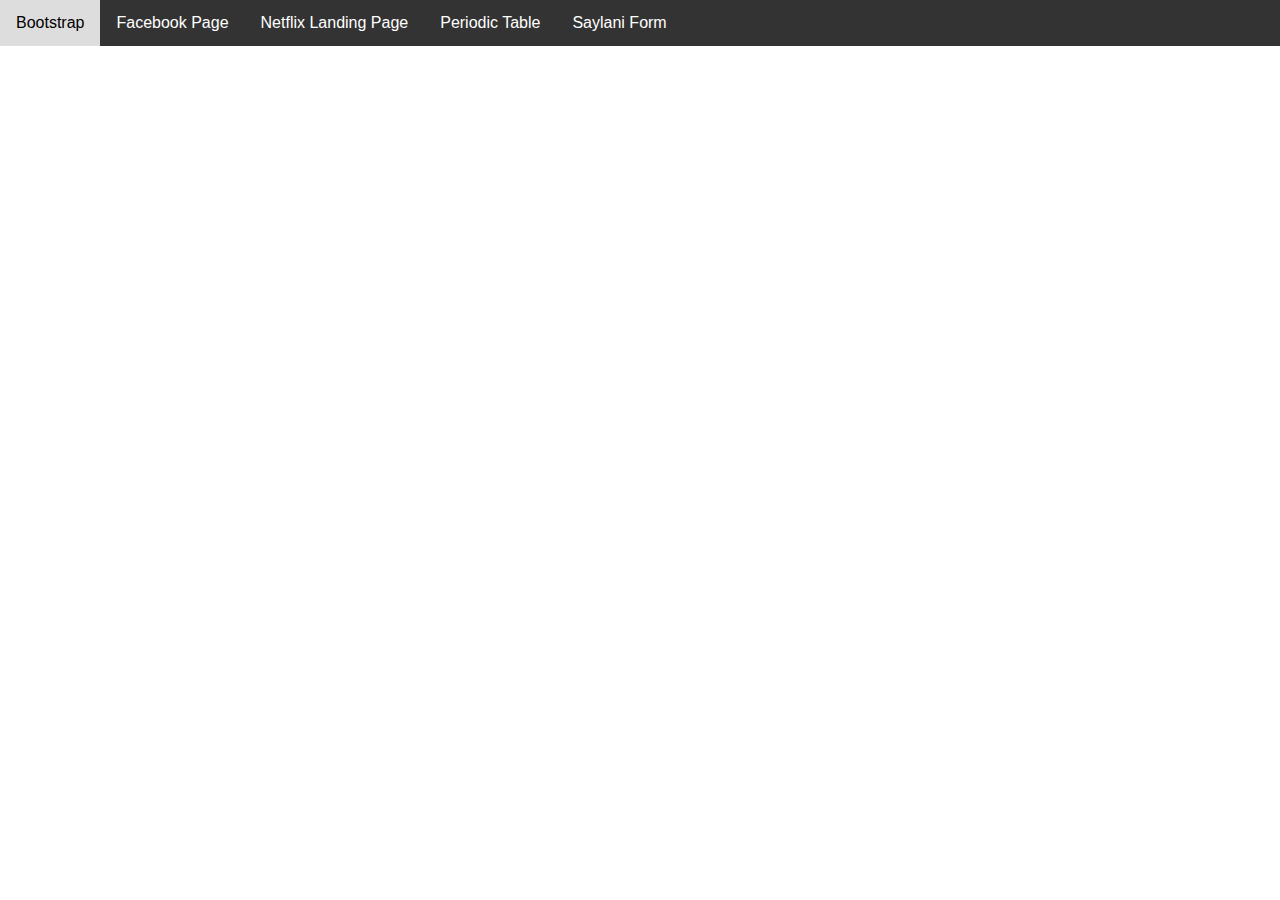
<file: index.html>
<!DOCTYPE html>
<html lang="en">
<head>
<meta charset="UTF-8">
<meta name="viewport" content="width=device-width, initial-scale=1.0">
<style>
  body {
    font-family: Arial, sans-serif;
    margin: 0;
    padding: 0;
  }

  .navbar {
    background-color: #333;
    overflow: hidden;
  }

  .navbar a {
    float: left;
    display: block;
    color: white;
    text-align: center;
    padding: 14px 16px;
    text-decoration: none;
  }

  .navbar a:hover {
    background-color: #ddd;
    color: black;
  }
</style>
</head>
<body>

<div class="navbar">
  <a href="./Bootstrap/index.html">Bootstrap</a>
  <a href="./FB Page/index.html">Facebook Page</a>
  <a href="./Netflix Landing Page/index.html">Netflix Landing Page</a>
  <a href="./Periodic Table/index.html">Periodic Table</a>
  <a href="./Saylani Form/index.html">Saylani Form</a>
</div>

<!-- Content of your projects goes here -->

</body>
</html>
</file>
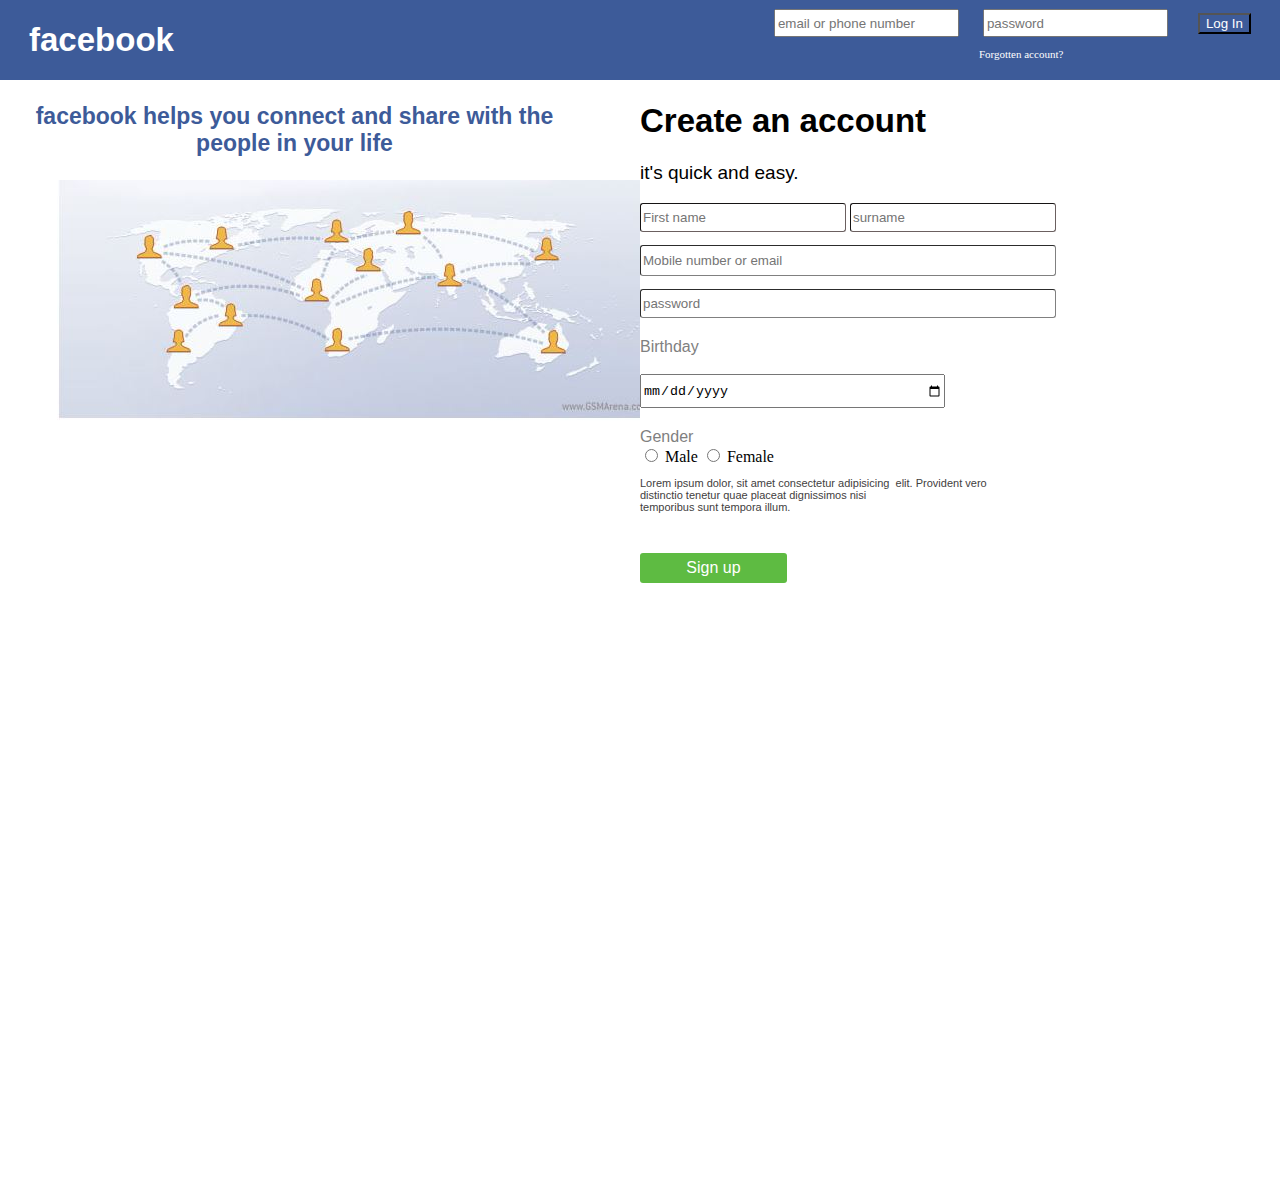
<file: FB Page/index.html>
<!DOCTYPE html>
<html lang="en">
<head>
    <meta charset="UTF-8">
    <meta name="viewport" content="width=device-width, initial-scale=1.0">
    <title>facebook login</title>
    <link rel="stylesheet" href="style.css">
</head>
<body>
    <div class="header">
        <div class="logo">facebook</div>
        <div class="login_in">
            <input type="email" placeholder="email or phone number" name="email" id="email">
            <input type="password" placeholder="password" name="password" id="password"> <p>Forgotten account?</p>
            
        </div>
        <div><input type="button" value="Log In" class="button"></div>
    </div>
    <div class="body">
        <div class="worldwide">
            <h3>facebook helps you connect and share with the <br> people in your life</h3>
            <img src="worldwide.JPG" alt="">
            
        </div>
        
        <div class="login">
            <h1>Create an account </h1>
            <p>it's quick and easy.</p><form action="" >
            <input type="text" class="form_name" placeholder="First name" required>
            <input type="text" class="form_name  surname"placeholder="surname" required><br>
            <input type="email" class="form_email" placeholder="Mobile number or email" required><br>
            <input type="password" placeholder="password" class="form_password" required> <br>
            <label for="birthday" class="label" style="color: grey;font-family: Arial, Helvetica, sans-serif;">Birthday</label> <br><br>
            <input type="date" name="birthday" id="birthday"class="form_birth" required><br>
            <label for="gender" class="label" style="color: grey;font-family: Arial, Helvetica, sans-serif;">Gender</label> <br>
            <input type="radio" name="gender" value="male" required> Male
<input type="radio" name="gender" value="female"> Female
          <br><pre>Lorem ipsum dolor, sit amet consectetur adipisicing  elit. Provident vero<br>distinctio tenetur quae placeat dignissimos nisi <br>temporibus sunt tempora illum.</pre>  
          <input type="submit"  class="green_wala_button" value="Sign up"></form>
        </div>
        
    </div>
</body>
</html>
</file>
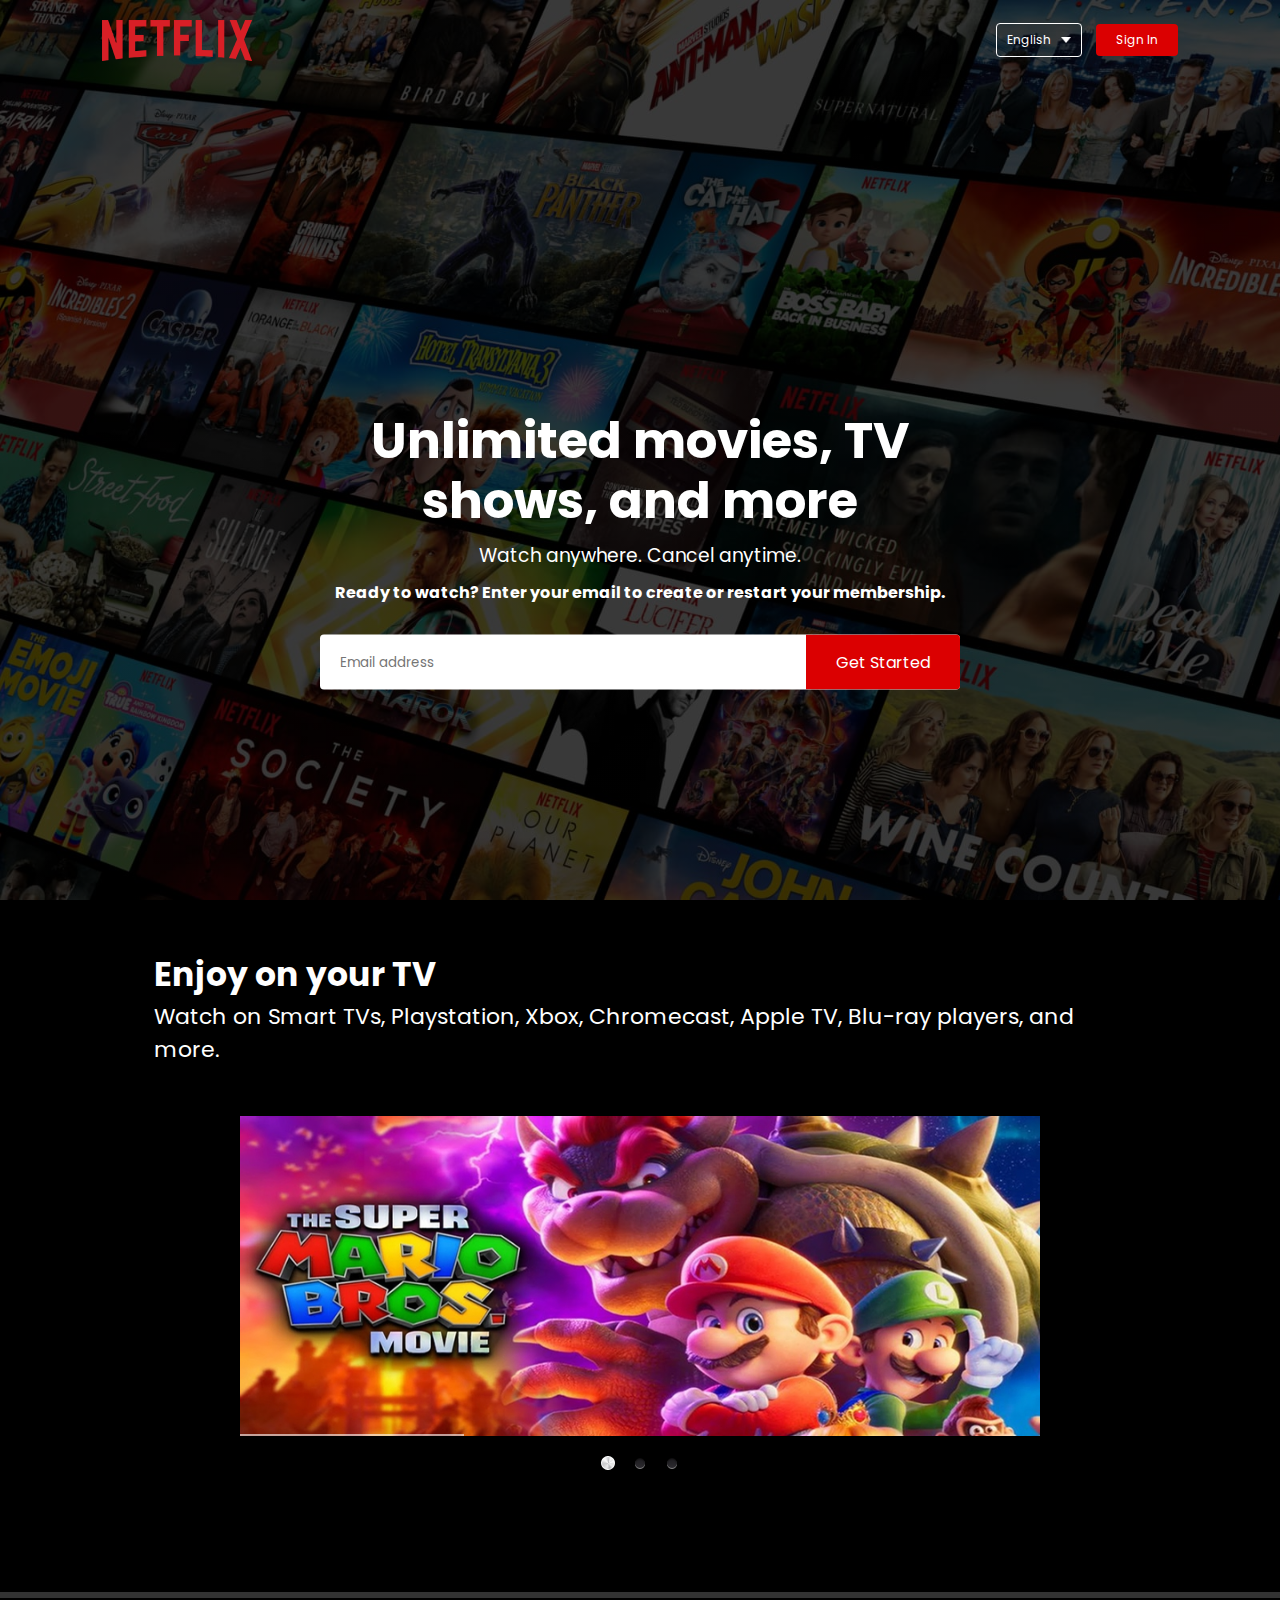
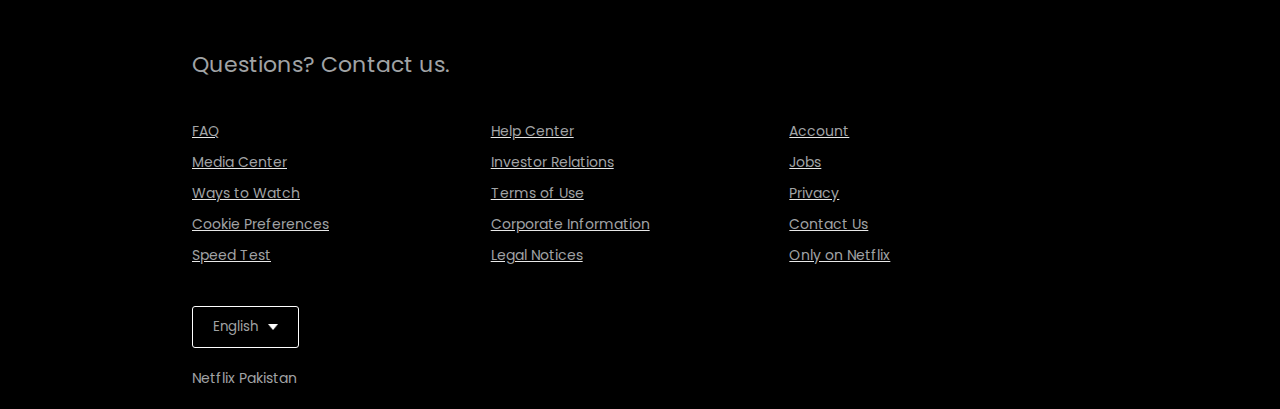
<file: Netflix Landing Page/index.html>
<!DOCTYPE html>
<html lang="en">
<head>
    <meta charset="UTF-8">
    <meta name="viewport" content="width=device-width, initial-scale=1.0">
    <title>Netflix</title>
    <link rel="stylesheet" href="./Assets/css/style.css">
    <link rel="preconnect" href="https://fonts.googleapis.com">
<link rel="preconnect" href="https://fonts.gstatic.com" crossorigin>
<link href="https://fonts.googleapis.com/css2?family=Poppins&display=swap" rel="stylesheet">
<script src="sliderengine/jquery.js"></script>
    <script src="sliderengine/amazingslider.js"></script>
    <link rel="stylesheet" type="text/css" href="sliderengine/amazingslider-1.css">
    <script src="sliderengine/initslider-1.js"></script>
</head>
<body>
    <div class="header">
        <nav>
            <img src="./Assets/img/logo.png" class="logo" alt="">
            <div>
                <button class="language-btn">English <img src="./Assets/img/down-icon.png" alt=""></button>
                <button>Sign In</button>
            </div>
        </nav>
        <div class="header-content">
            <h1>Unlimited movies, TV shows, and more</h1>
            <h3>Watch anywhere. Cancel anytime.</h3>
            <h4>Ready to watch? Enter your email to create or restart your membership.</h4>

            <form class="sign-up-form">
                <input type="email" placeholder="Email address" required>
                <button type="submit">Get Started</button>
            </form>
        </div>
    </div>
    
    <div class="main">
        <div class="row">
            <div class="content">
                <h2>Enjoy on your TV</h2>
                <p>Watch on Smart TVs, Playstation, Xbox, Chromecast, Apple TV, Blu-ray players, and more.</p>
            </div>

            <!-- Insert to your webpage where you want to display the slider -->
    <div class="amazingslider-wrapper" id="amazingslider-wrapper-1" style="display:block;position:relative;max-width:900px;margin:0px auto 56px;">
        <div class="amazingslider" id="amazingslider-1" style="display:block;position:relative;margin:0 auto;">
            <ul class="amazingslider-slides" style="display:none;">
                <li><img src="images/003.jpg" />
                </li>
                <li><img src="images/001.jpg" />
                </li>
                <li><img src="images/002.jpg" />
                </li>
            </ul>
            <ul class="amazingslider-thumbnails" style="display:none;">
                <li><img src="images/003-tn.jpg" /></li>
                <li><img src="images/001-tn.jpg" /></li>
                <li><img src="images/002-tn.jpg" /></li>
            </ul>
        <div class="amazingslider-engine"><a href="http://amazingslider.com" title="Responsive JavaScript Slideshow">Responsive JavaScript Slideshow</a></div>
        </div>
    </div>
    <!-- End of body section HTML codes -->
            
            </div>
        </div>
    </div>

<div class="footer">
    <h2>Questions? Contact us.</h2>
    <div class="rowf">
        <div class="col">
            <a href="#">FAQ</a>
            <a href="#">Media Center</a>
            <a href="#">Ways to Watch</a>
            <a href="#">Cookie Preferences</a>
            <a href="#">Speed Test</a>
        </div>

        <div class="col">
            <a href="#">
                Help Center</a>
            <a href="#">
                Investor Relations</a>
            <a href="#">Terms of Use</a>
            <a href="#">Corporate Information</a>
            <a href="#">
                Legal Notices</a>
        </div>

        <div class="col">
            <a href="#">
                Account</a>
            <a href="#">
                Jobs</a>
            <a href="#">
                Privacy</a>
            <a href="#">
                Contact Us</a>
            <a href="#">Only on Netflix</a>
        </div>
        
    </div>
    <button class="language-btn">English<img class="arrow" src="./Assets/img/down-icon.png" alt=""></button>
    <p class="country_name">Netflix Pakistan</p>
</div>


</body>
</html>
</file>
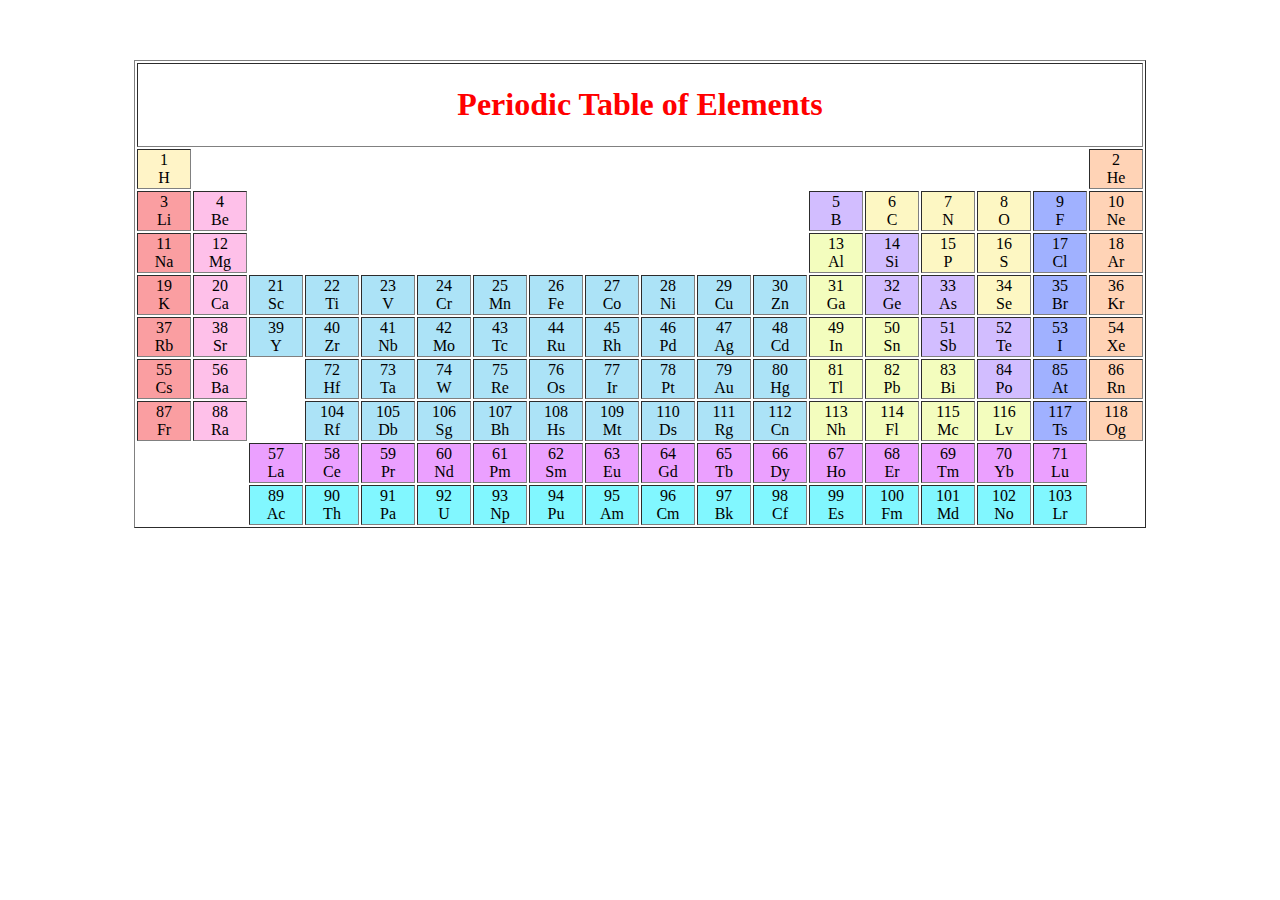
<file: Periodic Table/index.html>
<!DOCTYPE html>
<html lang="en">
<head>
    <meta charset="UTF-8">
    <meta name="viewport" content="width=device-width, initial-scale=1.0">
    <title>Periodic Table</title>
    <link rel="stylesheet" href="style.css">
    <link rel="shortcut icon" href="https://cdn-icons-png.flaticon.com/128/1534/1534076.png" type="image/x-icon">
</head>
<body>
    <table border="1px">
        <tr>
            <th colspan="18">
                <h1>Periodic Table of Elements</h1>
            </th>
        </tr>
        <tr>
            <td bgcolor="#fff4c7">1<br>H</td>
            <td colspan="16" style="empty-cells: hide;"></td>
            <td bgcolor="ffd3b6">2<br>He</td>
        </tr>
        <tr>
            <td bgcolor="fa9ea1">3<br>Li</td>
            <td bgcolor="fec0e9">4<br>Be</td>
            <td colspan="10" style="empty-cells: hide;"></td></td>
            <td bgcolor="d2bdff">5<br>B</td>
            <td bgcolor="fdf7c3">6<br>C</td>
            <td bgcolor="fdf7c3">7<br>N</td>
            <td bgcolor="fdf7c3">8<br>O</td>
            <td bgcolor="a0b1ff">9<br>F</td>
            <td bgcolor="ffd3b6">10<br>Ne</td>
        </tr>
        <tr>
           <td bgcolor="fa9ea1">11<br>Na</td>
           <td bgcolor="fec0e9">12<br>Mg</td>
           <td colspan="10" style="empty-cells: hide;"></td></td>
           <td bgcolor="f3fdbe">13<br>Al</td>
           <td bgcolor="d2bdff">14<br>Si</td>
           <td bgcolor="fdf7c3">15<br>P</td>
           <td bgcolor="fdf7c3">16<br>S</td>
           <td bgcolor="a0b1ff">17<br>Cl</td>
           <td bgcolor="ffd3b6">18<br>Ar</td> 
        </tr>
        <tr>
            <td bgcolor="fa9ea1">19<br>K</td>
            <td bgcolor="fec0e9">20<br>Ca</td>
            <td bgcolor="ace3f7">21<br>Sc</td>
            <td bgcolor="ace3f7">22<br>Ti</td>
            <td bgcolor="ace3f7">23<br>V</td>
            <td bgcolor="ace3f7">24<br>Cr</td>
            <td bgcolor="ace3f7">25<br>Mn</td>
            <td bgcolor="ace3f7">26<br>Fe</td>
            <td bgcolor="ace3f7">27<br>Co</td>
            <td bgcolor="ace3f7">28<br>Ni</td>
            <td bgcolor="ace3f7">29<br>Cu</td>
            <td bgcolor="ace3f7">30<br>Zn</td>
            <td bgcolor="f3fdbe">31<br>Ga</td>
            <td bgcolor="d2bdff">32<br>Ge</td>
            <td bgcolor="d2bdff">33<br>As</td>
            <td bgcolor="fdf7c3">34<br>Se</td>
            <td bgcolor="a0b1ff">35<br>Br</td>
            <td bgcolor="ffd3b6">36<br>Kr</td>
        </tr>
        <tr>
            <td bgcolor="fa9ea1">37<br>Rb</td>
            <td bgcolor="fec0e9">38<br>Sr</td>
            <td bgcolor="ace3f7">39<br>Y</td>
            <td bgcolor="ace3f7">40<br>Zr</td>
            <td bgcolor="ace3f7">41<br>Nb</td>
            <td bgcolor="ace3f7">42<br>Mo</td>
            <td bgcolor="ace3f7">43<br>Tc</td>
            <td bgcolor="ace3f7">44<br>Ru</td>
            <td bgcolor="ace3f7">45<br>Rh</td>
            <td bgcolor="ace3f7">46<br>Pd</td>
            <td bgcolor="ace3f7">47<br>Ag</td>
            <td bgcolor="ace3f7">48<br>Cd</td>
            <td bgcolor="f3fdbe">49<br>In</td>
            <td bgcolor="f3fdbe">50<br>Sn</td>
            <td bgcolor="d2bdff">51<br>Sb</td>
            <td bgcolor="d2bdff">52<br>Te</td>
            <td bgcolor="a0b1ff">53<br>I</td>
            <td bgcolor="ffd3b6">54<br>Xe</td>
        </tr>
        <tr>
            <td bgcolor="fa9ea1">55<br>Cs</td>
            <td bgcolor="fec0e9">56<br>Ba</td>
            <td style="empty-cells: hide;"></td>
            <td bgcolor="ace3f7">72<br>Hf</td>
            <td bgcolor="ace3f7">73<br>Ta</td>
            <td bgcolor="ace3f7">74<br>W</td>
            <td bgcolor="ace3f7">75<br>Re</td>
            <td bgcolor="ace3f7">76<br>Os</td>
            <td bgcolor="ace3f7">77<br>Ir</td>
            <td bgcolor="ace3f7">78<br>Pt</td>
            <td bgcolor="ace3f7">79<br>Au</td>
            <td bgcolor="ace3f7">80<br>Hg</td>
            <td bgcolor="f3fdbe">81<br>Tl</td>
            <td bgcolor="f3fdbe">82<br>Pb</td>
            <td bgcolor="f3fdbe">83<br>Bi</td>
            <td bgcolor="d2bdff">84<br>Po</td>
            <td bgcolor="a0b1ff">85<br>At</td>
            <td bgcolor="ffd3b6">86<br>Rn</td>
        </tr>
        <tr>
            <td bgcolor="fa9ea1">87<br>Fr</td>
            <td bgcolor="fec0e9">88<br>Ra</td>
            <td style="empty-cells: hide;"></td>
            <td bgcolor="ace3f7">104<br>Rf</td>
            <td bgcolor="ace3f7">105<br>Db</td>
            <td bgcolor="ace3f7">106<br>Sg</td>
            <td bgcolor="ace3f7">107<br>Bh</td>
            <td bgcolor="ace3f7">108<br>Hs</td>
            <td bgcolor="ace3f7">109<br>Mt</td>
            <td bgcolor="ace3f7">110<br>Ds</td>
            <td bgcolor="ace3f7">111<br>Rg</td>
            <td bgcolor="ace3f7">112<br>Cn</td>
            <td bgcolor="f3fdbe">113<br>Nh</td>
            <td bgcolor="f3fdbe">114<br>Fl</td>
            <td bgcolor="f3fdbe">115<br>Mc</td>
            <td bgcolor="f3fdbe">116<br>Lv</td>
            <td bgcolor="a0b1ff">117<br>Ts</td>
            <td bgcolor="ffd3b6">118<br>Og</td>
        </tr>
        <tr>
            <td rowspan="2" colspan="2" style="empty-cells: hide;"></td>
            <td bgcolor="eba0ff">57<br>La</td>
            <td bgcolor="eba0ff">58<br>Ce</td>
            <td bgcolor="eba0ff">59<br>Pr</td>
            <td bgcolor="eba0ff">60<br>Nd</td>
            <td bgcolor="eba0ff">61<br>Pm</td>
            <td bgcolor="eba0ff">62<br>Sm</td>
            <td bgcolor="eba0ff">63<br>Eu</td>
            <td bgcolor="eba0ff">64<br>Gd</td>
            <td bgcolor="eba0ff">65<br>Tb</td>
            <td bgcolor="eba0ff">66<br>Dy</td>
            <td bgcolor="eba0ff">67<br>Ho</td>
            <td bgcolor="eba0ff">68<br>Er</td>
            <td bgcolor="eba0ff">69<br>Tm</td>
            <td bgcolor="eba0ff">70<br>Yb</td>
            <td bgcolor="eba0ff">71<br>Lu</td>
        </tr>
        <tr>
            <td bgcolor="81f7ff">89<br>Ac</td>
            <td bgcolor="81f7ff">90<br>Th</td>
            <td bgcolor="81f7ff">91<br>Pa</td>
            <td bgcolor="81f7ff">92<br>U</td>
            <td bgcolor="81f7ff">93<br>Np</td>
            <td bgcolor="81f7ff">94<br>Pu</td>
            <td bgcolor="81f7ff">95<br>Am</td>
            <td bgcolor="81f7ff">96<br>Cm</td>
            <td bgcolor="81f7ff">97<br>Bk</td>
            <td bgcolor="81f7ff">98<br>Cf</td>
            <td bgcolor="81f7ff">99<br>Es</td>
            <td bgcolor="81f7ff">100<br>Fm</td>
            <td bgcolor="81f7ff">101<br>Md</td>
            <td bgcolor="81f7ff">102<br>No</td>
            <td bgcolor="81f7ff">103<br>Lr</td>
        </tr>
            
        

    </table>
</body>
</html>
</file>
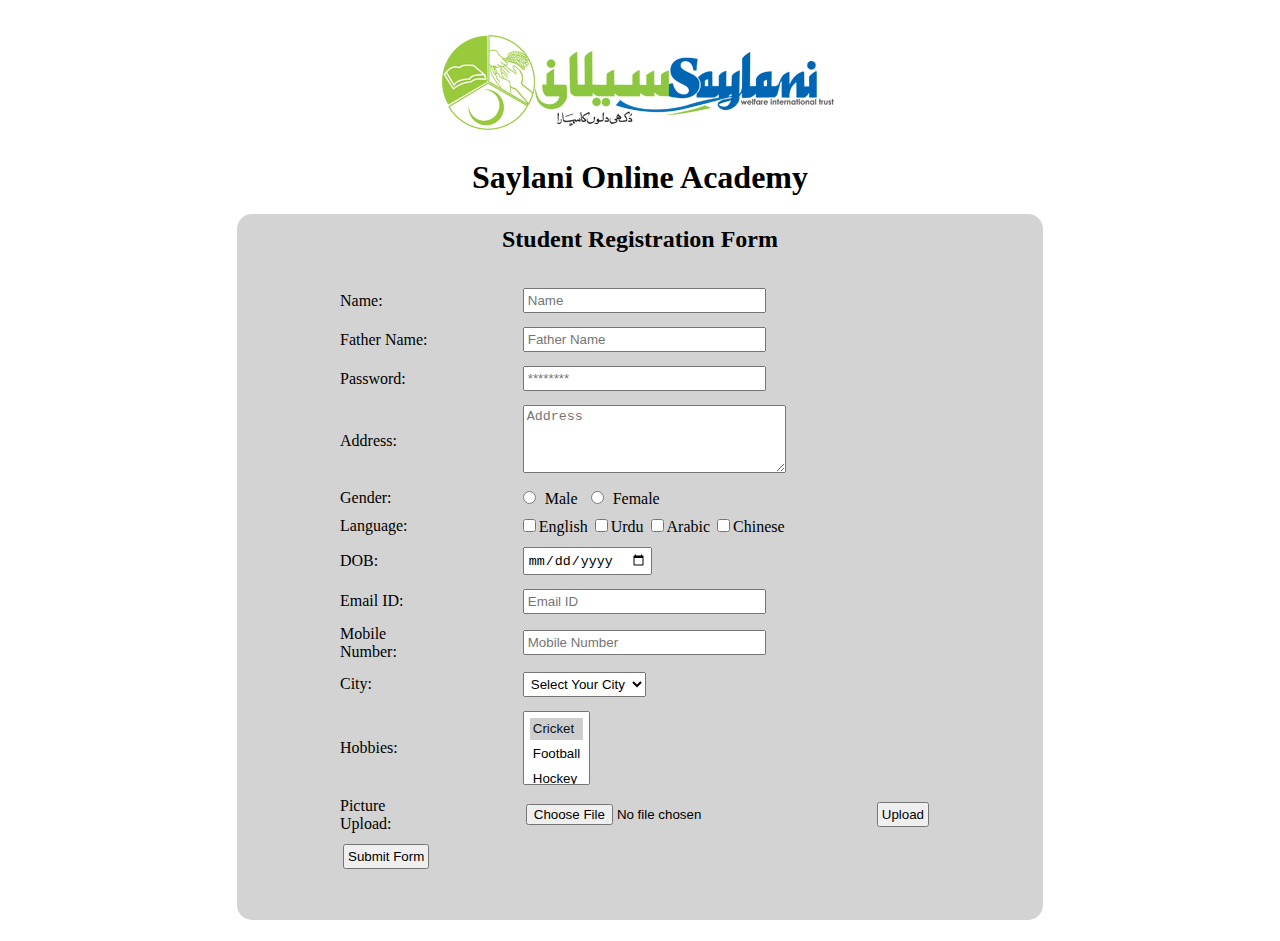
<file: Saylani Form/index.html>
<!DOCTYPE html>
<html lang="en">

<head>
    <meta charset="UTF-8">
    <meta name="viewport" content="width=device-width, initial-scale=1.0">
    <title>Saylani Welfare</title>
    <link rel="stylesheet" href="./style.css">
    <link rel="shortcut icon" href="https://www.saylaniwelfareusa.com/favicon.png" type="image/x-icon">
</head>

<body>
    <div class="image"><img src="./logo.png" alt="Saylani Logo"></div>
    <div class="heading">
        <h1>Saylani Online Academy</h1>
    </div>
    <center>
        <div class="form_bg">
            <div class="h2">
                <h2>Student Registration Form</h2>
            </div>
            <div class="form">
                <form action="./ty.html">
                    <table>
                        <tr>
                            <td>
                                Name:
                            </td>
                            <td>
                                <input type="text" required class="wid_ex" placeholder="Name">
                            </td>
                        </tr>

                        <tr>
                            <td>
                                Father Name:
                            </td>
                            <td>
                                <input type="text" required class="wid_ex" placeholder="Father Name">
                            </td>
                        </tr>

                        <tr>
                            <td>
                                Password:
                            </td>
                            <td>
                                <input type="password" required minlength="8" class="wid_ex" placeholder="********">
                            </td>
                        </tr>

                        <tr>
                            <td>
                                Address:
                            </td>
                            <td>
                                <textarea name="address" required placeholder="Address" id="addr" cols="30" rows="4"></textarea>
                            </td>
                        </tr>

                        <tr>
                            <td>
                                Gender:
                            </td>
                            <td>
                                <input type="radio" required name="Gender" id="male"><label for="male">Male</label>
                                <input type="radio" required name="Gender" id="female"><label for="female">Female</label>
                            </td>
                        </tr>

                        <tr>
                            <td>
                                Language:
                            </td>
                            <td>
                                <input type="checkbox" required name="Language">English
                                <input type="checkbox" required name="Language">Urdu
                                <input type="checkbox" name="Language">Arabic
                                <input type="checkbox" name="Language">Chinese
                            </td>
                        </tr>

                        <tr>
                            <td>
                                DOB:
                            </td>
                            <td>
                                <input required type="date">
                            </td>
                        </tr>

                        <tr>
                            <td>
                                Email ID:
                            </td>
                            <td>
                                <input type="email" required class="wid_ex" placeholder="Email ID">
                            </td>
                        </tr>

                        <tr>
                            <td>
                                Mobile Number:
                            </td>
                            <td>
                                <input type="tel" required class="wid_ex" placeholder="Mobile Number">
                            </td>
                        </tr>

                        <tr>
                            <td>
                                City:
                            </td>
                            <td>
                                <Select>
                                    <option>Select Your City</option>
                                    <option>Hyderabad</option>
                                    <option>Karachi</option>
                                    <option>Lahore</option>
                                </Select>
                            </td>
                        </tr>

                        <tr>
                            <td>
                                Hobbies:
                            </td>
                            <td>
                                <select name="hobbies" size="3" multiple="multiple">
                                    <option value="Cricket" selected>Cricket</option>
                                    <option value="Football">Football</option>
                                    <option value="Hockey">Hockey</option>
                                    <option value="Tennis">Tennis</option>
                                </select>
                            </td>
                        </tr>

                        <tr>
                            <td>
                                Picture Upload:
                            </td>
                            <td>
                                <input type="file" required value="Choose File">
                            </td>
                            <td><input class="upload" type="button" value="Upload"></td>
                        </tr>

                        <tr>
                            <td><input type="submit" value="Submit Form"></td>
                        </tr>


                    </table>
                </form>

            </div>



        </div>
    </center>
</body>

</html>
</file>
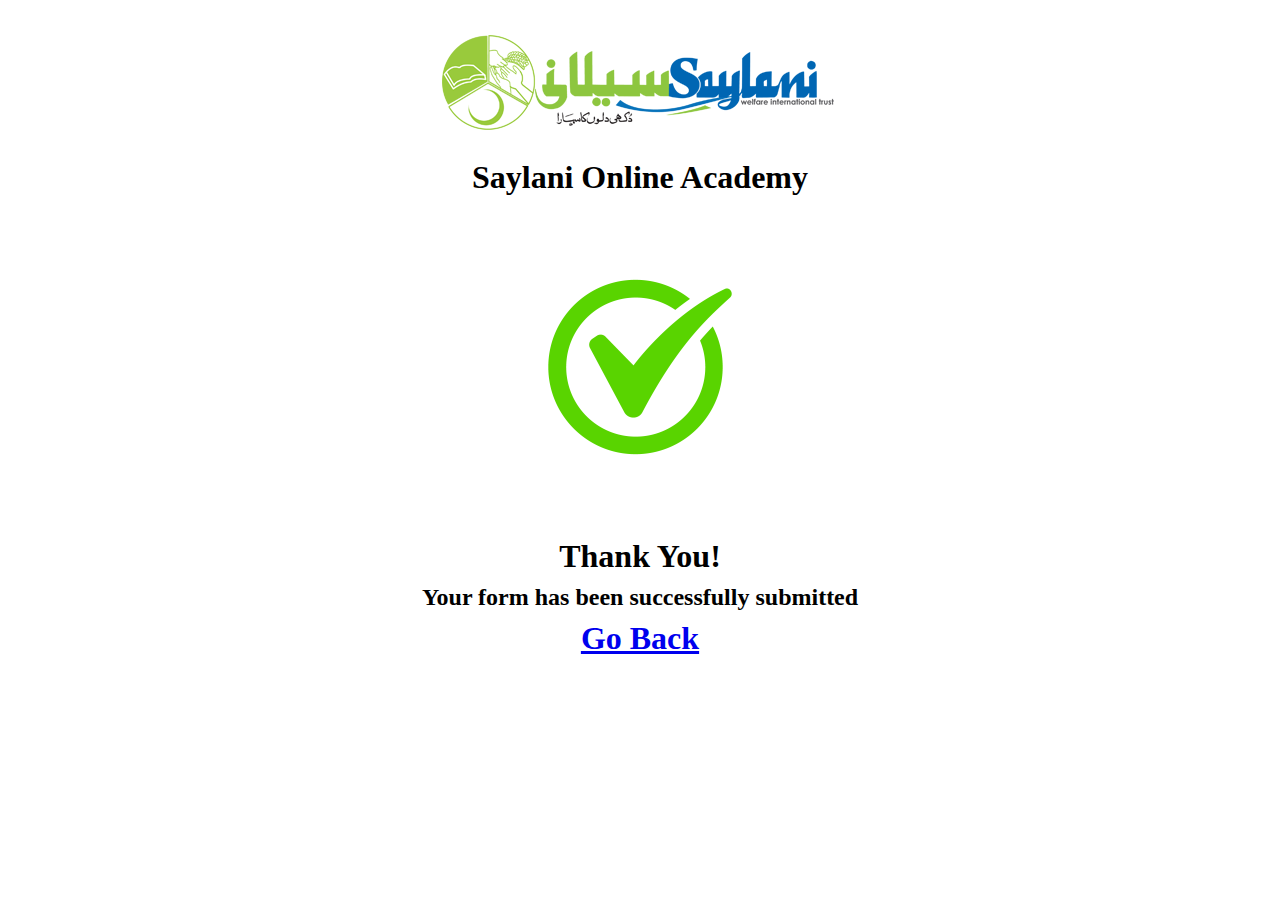
<file: Saylani Form/ty.html>
<!DOCTYPE html>
<html lang="en">

<head>
    <meta charset="UTF-8">
    <meta http-equiv="X-UA-Compatible" content="IE=edge">
    <meta name="viewport" content="width=device-width, initial-scale=1.0">
    <title>Form Accepted</title>
    <link rel="stylesheet" href="style2.css">
</head>

<body>
    <div class="image"><img src="./logo.png" alt="Saylani Logo"></div>
    <div class="heading">
        <h1>Saylani Online Academy</h1>
    </div>
    <div class="image"><img src="./tick.png" width="300px" alt="tickmark"></div>
    <div class="heading">
        <h1>Thank You!</h1>
        <h2>Your form has been successfully submitted</h2>
        <h1><a href="index.html">Go Back</a></h1>
    </div>
</body>

</html>
</file>
<file: FB Page/style.css>
body {
    margin: 0;
    padding: 0;
  }
  
  .header {
    height: 80px;
    align-items: center;
    display: flex;
    flex-wrap: wrap;
    justify-content: center;
    flex-direction: row;
    background-color: #3d5b99;
  }
  
  .logo {
    margin-right: 600px;
    color: white;
    font-size: 33px;
    font-family: 'Franklin Gothic Medium', 'Arial Narrow', Arial, sans-serif;
    font-weight: 900;
  }
  
  .login_in {
  }
  
  .login_in p {
    color: #fff;
    font-size: 11px;
    margin-left: 205px;
    cursor: pointer;
  }
  
  #email {
    height: 22px;
    margin-right: 20px;
  }
  
  #password {
    height: 22px;
  }
  
  .button {
    color: #fff;
    margin-left: 30px;
    background-color: #3d5b99;
    margin-bottom: 34px;
  }
  .body {
    display: flex;
    justify-content: space-between;
  }
  
  .worldwide {
    background-color: #fff;
    width: 50%;
    margin-right: 0;
    
    float: left;
  }
  
  .worldwide img {
    margin-left: 10px;
    margin-left: 57px;
  }
  
  .worldwide h3 {
    font-size: 23px;
    font-family: Arial, Helvetica, sans-serif;
    padding-right: 51px;
    color: #3d5b99;
    text-align: center;
  }
  
  .login {
    margin-left: 0;
    background-color: #fff;
    width: 50%;
    padding-bottom: 600px;
    float: left;
  }
  .login h1{
    font-size: 33px;
    color: black;
    font-family: Arial, Helvetica, sans-serif;
    font-weight: bold;
  }
  .login p{
    font-size: 19px;
    color: black;
    font-family: Arial, Helvetica, sans-serif;
    
  }
  .form_name{
    width: 200px;
    height: 25px;
    border-width: 1px;
    border-color: rgb(107, 96, 96);
    border-radius: 3px;
  }
  .form_email{
    border-width: 1px;
    border-color: grey;
    border-radius: 3px;
    width: 410px;
    margin-top: 13px;
    height: 27px;
  }
  .form_password{
    width: 410px;
    margin-top: 13px;
    height: 25px;
    border-width: 1px;
    border-color: grey;
    border-radius: 3px;
    margin-bottom: 20px;
  }
  .input{
    padding-left: 10px;
  }
  .form_birth{
    margin-bottom: 20px;
    width: 300px;
    height: 30px;
  }
  .login pre{
    font-size: 11px;
    font-weight: 100;
    color: rgb(66, 64, 64);
    font-family: Verdana, Geneva, Tahoma, sans-serif;
    margin-bottom: 40px;
  }
  .green_wala_button{
    width: 147px;
    height: 30px;
    border-width: 0px;
    color: #fff;
    font-family: Arial, Helvetica, sans-serif;
    font-size: 16px;
    border-radius: 3px;
    background-color: rgb(94, 187, 66);
  }
  /* .body {
    align-items: center;
    display: flex;
    background-color: #f5ebeb;
    flex-wrap: wrap;
    justify-content: center;
    flex-direction: column;
  }
  
  .worldwide {
    background-color: #0b0808;
    width: 50vw;
    margin-right: 0;
    margin-left: 50%;
    transform: translateX(-50%);
    float: left;
  }
  
  .worldwide img {
    margin-left: 10px;
  }
  
  .worldwide h3 {
    font-size: 23px;
    font-family: Arial, Helvetica, sans-serif;
    padding-left: 90px;
    color: rgb(24, 23, 118);
  }
  .worldwide, .login {
    float: left;
    width: 50%;
  }
  
  
  .login {
    margin-left: 0;
    background-color: aqua;
    padding-bottom: 600px;
    float: left;
  } */
</file>
<file: Netflix Landing Page/Assets/css/style.css>
*{
    margin: 0;
    padding: 0;
    font-family: 'Poppins', sans-serif;
    box-sizing: border-box;
}

/* ------header------ */

body{
    background: #000;
    color: #fff;
}

.header{
    width: 100%;
    height: 100vh;
    background-image: linear-gradient(rgba(0,0,0,0.7),rgba(0,0,0,0.7)), url(../img/background-image.jpg);
    background-size: cover;
    background-position: center;
    padding: 10px 8%;
    position: relative;
}

nav{
    display: flex;
    align-items: center;
    justify-content: space-between;
    padding: 10px 0;
}

.logo{
    width: 150px;
    cursor: pointer;
}

nav button{
    border: 0;
    outline: 0;
    background: #db0001;
    color: #fff;
    padding: 7px 20px;
    font-size: 12px;
    border-radius: 4px;
    margin-left: 10px;
    cursor: pointer;
}

.language-btn{
    display: inline-flex;
    align-items: center;
    background: transparent;
    border: 1px solid #fff;
    padding: 7px 10px;
}

.language-btn img{
    width: 10px;
    margin-left: 10px;
}

.header-content{
    position: absolute;
    top: 50%;
    left: 50%;
    transform: translate(-50%,-50%);
    text-align: center;
    margin-top: 100px;
}

.header-content h1{
    font-size: 50px;
    line-height: 60px;
    font-weight: 700;
    max-width: 650px;
}

.header-content h3{
    font-weight: 400;
    padding: 10px;
}

.sign-up-form{
    background: #fff;
    border-radius: 4px;
    display: flex;
    align-items: center;
    margin-top: 30px;
    overflow: hidden;
}

.sign-up-form input{
    flex: 1;
    border: 0;
    outline: 0;
    margin-left: 20px;
}

.sign-up-form button{
    background: #db0001;
    border: 0;
    outline: 0;
    color: #fff;
    font-size: 16px;
    cursor: pointer;
    padding: 15px 30px;
}

/* --------main-------- */

.main{
    padding: 50px 12%;
    font-size: 22px;
}

.row{
    width: 100%;
    align-items: center;
}

.amazingslider-wrapper{
    padding: 50px;
    width: 1200px;
}

/* ------footer------ */

.footer{
    padding: 50px 15% 10px;
    border-top: 6px solid #333;
    color: #a0a3a5;   
}

.footer h2{
    font-size: 22px;
    font-weight: 400;
    margin-bottom: 30px;
}

.footer .col{
    flex-basis: 25%;
    flex-grow: 1;
    margin-bottom: 20px;
}

.footer .col a{
    display: block;
    text-decoration: underline;
    text-decoration-color: #e8e8e8;
    color: #a0a3a5;
    font-size: 14px;
    margin-bottom: 10px;
}

.footer .rowf{
    align-items: flex-start;
    padding: 10px 0;
    display: flex;

}

.footer .language-btn{
    color: #a0a3a5;
    padding: 10px 20px;
    border-radius: 3px
    
}

.country_name{
    color: #a0a3a5;
    font-size: 14px;
    margin-top: 20px;
    margin-bottom: 10px;
}


img {
    width: 20px;
}


/* -----media-query----- */

@media only screen and (max-width: 600px){
    .logo{
        width: 100px;
    }

    nav button{
        padding: 5px 10px;
    }

    nav .language-btn{
        padding: 4px 8px;
    }

    .header-content{
        position: unset;
        transform: none;
        padding-top: 150px;
    }
    .header-content h1{
        font-size: 30px;
    }
}
</file>
<file: Netflix Landing Page/sliderengine/amazingslider-1.css>
/* blue button large */
.as-btn-blue-large {
  	display: inline-block;
  	border: none;
  	-webkit-box-sizing: border-box;
  	-moz-box-sizing: border-box;
  	box-sizing: border-box;
  	margin: 0;
  	background: #009cde;
  	font-family: "Lucida Sans Unicode","Lucida Grande",sans-serif,Arial;
  	color: #fff;
  	cursor: pointer;
  	text-align: center;
  	text-decoration: none;
  	text-shadow: none;
  	text-transform: none;
  	white-space: nowrap;
  	-webkit-font-smoothing: antialiased;
	padding: 10px 16px;
	font-size: 24px;
	font-weight: 300;
  	-webkit-border-radius: 4px;
  	-moz-border-radius: 4px;
  	border-radius: 4px;
}

.as-btn-blue-large:hover {
  	color: #fff;
  	background: #0285d2;
}

.as-btn-blue-large:focus {
  	outline: 0;
}

/* blue button medium */
.as-btn-blue-medium {
  	display: inline-block;
  	border: none;
  	-webkit-box-sizing: border-box;
  	-moz-box-sizing: border-box;
  	box-sizing: border-box;
  	margin: 0;
  	background: #009cde;
  	font-family: "Lucida Sans Unicode","Lucida Grande",sans-serif,Arial;
  	color: #fff;
  	cursor: pointer;
  	text-align: center;
  	text-decoration: none;
  	text-shadow: none;
  	text-transform: none;
  	white-space: nowrap;
  	-webkit-font-smoothing: antialiased;
	padding: 6px 12px;
	font-size: 14px;
	font-weight: normal;
  	-webkit-border-radius: 2px;
  	-moz-border-radius: 2px;
  	border-radius: 2px;
}

.as-btn-blue-medium:hover {
  	color: #fff;
  	background: #0285d2;
}

.as-btn-blue-medium:focus {
  	outline: 0;
}

/* blue button small */
.as-btn-blue-small {
  	display: inline-block;
  	border: none;
  	-webkit-box-sizing: border-box;
  	-moz-box-sizing: border-box;
  	box-sizing: border-box;
  	margin: 0;
  	background: #009cde;
  	font-family: "Lucida Sans Unicode","Lucida Grande",sans-serif,Arial;
  	color: #fff;
  	cursor: pointer;
  	text-align: center;
  	text-decoration: none;
  	text-shadow: none;
  	text-transform: none;
  	white-space: nowrap;
  	-webkit-font-smoothing: antialiased;
	padding: 5px 10px;
	font-size: 12px;
	font-weight: normal;
  	-webkit-border-radius: 0px;
  	-moz-border-radius: 0px;
  	border-radius: 0px;
}

.as-btn-blue-small:hover {
  	color: #fff;
  	background: #0285d2;
}

.as-btn-blue-small:focus {
  	outline: 0;
}

/* blue border large */
.as-btn-blueborder-large {
  	display: inline-block;
  	border: 2px solid #009cde;
  	-webkit-box-sizing: border-box;
  	-moz-box-sizing: border-box;
  	box-sizing: border-box;
  	margin: 0;
  	background: transparent;
  	font-family: "Lucida Sans Unicode","Lucida Grande",sans-serif,Arial;
  	color: #009cde;
  	cursor: pointer;
  	text-align: center;
  	text-decoration: none;
  	text-shadow: none;
  	text-transform: none;
  	vertical-align: baseline;
  	white-space: nowrap;
  	-webkit-font-smoothing: antialiased;
	padding: 10px 16px;
	font-size: 24px;
	font-weight: 300;
  	-webkit-border-radius: 4px;
  	-moz-border-radius: 4px;
  	border-radius: 4px;
}

.as-btn-blueborder-large:hover {
  	color: #fff;
  	background: #009cde;
}

.as-btn-blueborder-large:focus {
  	outline: 0;
}

/* blue border medium */
.as-btn-blueborder-medium {
  	display: inline-block;
  	border: 2px solid #009cde;
  	-webkit-box-sizing: border-box;
  	-moz-box-sizing: border-box;
  	box-sizing: border-box;
  	margin: 0;
  	background: transparent;
  	font-family: "Lucida Sans Unicode","Lucida Grande",sans-serif,Arial;
  	color: #009cde;
  	cursor: pointer;
  	text-align: center;
  	text-decoration: none;
  	text-shadow: none;
  	text-transform: none;
  	vertical-align: baseline;
  	white-space: nowrap;
  	-webkit-font-smoothing: antialiased;
	padding: 6px 12px;
	font-size: 14px;
	font-weight: normal;
  	-webkit-border-radius: 2px;
  	-moz-border-radius: 2px;
  	border-radius: 2px;
}

.as-btn-blueborder-medium:hover {
  	color: #fff;
  	background: #009cde;
}

.as-btn-blueborder-medium:focus {
  	outline: 0;
}

/* blue border small */
.as-btn-blueborder-small {
  	display: inline-block;
  	border: 2px solid #009cde;
  	-webkit-box-sizing: border-box;
  	-moz-box-sizing: border-box;
  	box-sizing: border-box;
  	margin: 0;
  	background: transparent;
  	font-family: "Lucida Sans Unicode","Lucida Grande",sans-serif,Arial;
  	color: #009cde;
  	cursor: pointer;
  	text-align: center;
  	text-decoration: none;
  	text-shadow: none;
  	text-transform: none;
  	vertical-align: baseline;
  	white-space: nowrap;
  	-webkit-font-smoothing: antialiased;
	padding: 5px 10px;
	font-size: 12px;
	font-weight: normal;
  	-webkit-border-radius: 0px;
  	-moz-border-radius: 0px;
  	border-radius: 0px;
}

.as-btn-blueborder-small:hover {
  	color: #fff;
  	background: #009cde;
}

.as-btn-blueborder-small:focus {
  	outline: 0;
}

/* orange button large */
.as-btn-orange-large {
  	display: inline-block;
  	border: none;
  	-webkit-box-sizing: border-box;
  	-moz-box-sizing: border-box;
  	box-sizing: border-box;
  	margin: 0;
  	background: #f7a020;
  	font-family: "Lucida Sans Unicode","Lucida Grande",sans-serif,Arial;
  	color: #fff;
  	cursor: pointer;
  	text-align: center;
  	text-decoration: none;
  	text-shadow: none;
  	text-transform: none;
  	white-space: nowrap;
  	-webkit-font-smoothing: antialiased;
	padding: 10px 16px;
	font-size: 24px;
	font-weight: 300;
  	-webkit-border-radius: 4px;
  	-moz-border-radius: 4px;
  	border-radius: 4px;
}

.as-btn-orange-large:hover {
  	color: #fff;
  	background: #ffc030;
}

.as-btn-orange-large:focus {
  	outline: 0;
}

/* orange button medium */
.as-btn-orange-medium {
  	display: inline-block;
  	border: none;
  	-webkit-box-sizing: border-box;
  	-moz-box-sizing: border-box;
  	box-sizing: border-box;
  	margin: 0;
  	background: #f7a020;
  	font-family: "Lucida Sans Unicode","Lucida Grande",sans-serif,Arial;
  	color: #fff;
  	cursor: pointer;
  	text-align: center;
  	text-decoration: none;
  	text-shadow: none;
  	text-transform: none;
  	white-space: nowrap;
  	-webkit-font-smoothing: antialiased;
	padding: 6px 12px;
	font-size: 14px;
	font-weight: normal;
  	-webkit-border-radius: 2px;
  	-moz-border-radius: 2px;
  	border-radius: 2px;
}

.as-btn-orange-medium:hover {
  	color: #fff;
  	background: #ffc030;
}

.as-btn-orange-medium:focus {
  	outline: 0;
}

/* orange button small */
.as-btn-orange-small {
  	display: inline-block;
  	border: none;
  	-webkit-box-sizing: border-box;
  	-moz-box-sizing: border-box;
  	box-sizing: border-box;
  	margin: 0;
  	background: #f7a020;
  	font-family: "Lucida Sans Unicode","Lucida Grande",sans-serif,Arial;
  	color: #fff;
  	cursor: pointer;
  	text-align: center;
  	text-decoration: none;
  	text-shadow: none;
  	text-transform: none;
  	white-space: nowrap;
  	-webkit-font-smoothing: antialiased;
	padding: 5px 10px;
	font-size: 12px;
	font-weight: normal;
  	-webkit-border-radius: 0px;
  	-moz-border-radius: 0px;
  	border-radius: 0px;
}

.as-btn-orange-small:hover {
  	color: #fff;
  	background: #ffc030;
}

.as-btn-orange-small:focus {
  	outline: 0;
}

/* orange border large */
.as-btn-orangeborder-large {
  	display: inline-block;
  	border: 2px solid #f7a020;
  	-webkit-box-sizing: border-box;
  	-moz-box-sizing: border-box;
  	box-sizing: border-box;
  	margin: 0;
  	background: transparent;
  	font-family: "Lucida Sans Unicode","Lucida Grande",sans-serif,Arial;
  	color: #f7a020;
  	cursor: pointer;
  	text-align: center;
  	text-decoration: none;
  	text-shadow: none;
  	text-transform: none;
  	vertical-align: baseline;
  	white-space: nowrap;
  	-webkit-font-smoothing: antialiased;
	padding: 10px 16px;
	font-size: 24px;
	font-weight: 300;
  	-webkit-border-radius: 4px;
  	-moz-border-radius: 4px;
  	border-radius: 4px;
}

.as-btn-orangeborder-large:hover {
  	color: #fff;
  	background: #f7a020;
}

.as-btn-orangeborder-large:focus {
  	outline: 0;
}

/* orange border medium */
.as-btn-orangeborder-medium {
  	display: inline-block;
  	border: 2px solid #f7a020;
  	-webkit-box-sizing: border-box;
  	-moz-box-sizing: border-box;
  	box-sizing: border-box;
  	margin: 0;
  	background: transparent;
  	font-family: "Lucida Sans Unicode","Lucida Grande",sans-serif,Arial;
  	color: #f7a020;
  	cursor: pointer;
  	text-align: center;
  	text-decoration: none;
  	text-shadow: none;
  	text-transform: none;
  	vertical-align: baseline;
  	white-space: nowrap;
  	-webkit-font-smoothing: antialiased;
	padding: 6px 12px;
	font-size: 14px;
	font-weight: normal;
  	-webkit-border-radius: 2px;
  	-moz-border-radius: 2px;
  	border-radius: 2px;
}

.as-btn-orangeborder-medium:hover {
  	color: #fff;
  	background: #f7a020;
}

.as-btn-orangeborder-medium:focus {
  	outline: 0;
}

/* orange border small */
.as-btn-orangeborder-small {
  	display: inline-block;
  	border: 2px solid #f7a020;
  	-webkit-box-sizing: border-box;
  	-moz-box-sizing: border-box;
  	box-sizing: border-box;
  	margin: 0;
  	background: transparent;
  	font-family: "Lucida Sans Unicode","Lucida Grande",sans-serif,Arial;
  	color: #f7a020;
  	cursor: pointer;
  	text-align: center;
  	text-decoration: none;
  	text-shadow: none;
  	text-transform: none;
  	vertical-align: baseline;
  	white-space: nowrap;
  	-webkit-font-smoothing: antialiased;
	padding: 5px 10px;
	font-size: 12px;
	font-weight: normal;
  	-webkit-border-radius: 0px;
  	-moz-border-radius: 0px;
  	border-radius: 0px;
}

.as-btn-orangeborder-small:hover {
  	color: #fff;
  	background: #f7a020;
}

.as-btn-orangeborder-small:focus {
  	outline: 0;
}

/* white button large */
.as-btn-white-large {
  	display: inline-block;
  	border: none;
  	-webkit-box-sizing: border-box;
  	-moz-box-sizing: border-box;
  	box-sizing: border-box;
  	margin: 0;
  	background: #fff;
  	font-family: "Lucida Sans Unicode","Lucida Grande",sans-serif,Arial;
  	color: #444;
  	cursor: pointer;
  	text-align: center;
  	text-decoration: none;
  	text-shadow: none;
  	text-transform: none;
  	white-space: nowrap;
  	-webkit-font-smoothing: antialiased;
	padding: 10px 16px;
	font-size: 24px;
	font-weight: 300;
  	-webkit-border-radius: 4px;
  	-moz-border-radius: 4px;
  	border-radius: 4px;
}

.as-btn-white-large:hover {
  	color: #fff;
  	background: #444;
}

.as-btn-white-large:focus {
  	outline: 0;
}

/* white button medium */
.as-btn-white-medium {
  	display: inline-block;
  	border: none;
  	-webkit-box-sizing: border-box;
  	-moz-box-sizing: border-box;
  	box-sizing: border-box;
  	margin: 0;
  	background: #fff;
  	font-family: "Lucida Sans Unicode","Lucida Grande",sans-serif,Arial;
  	color: #444;
  	cursor: pointer;
  	text-align: center;
  	text-decoration: none;
  	text-shadow: none;
  	text-transform: none;
  	white-space: nowrap;
  	-webkit-font-smoothing: antialiased;
	padding: 6px 12px;
	font-size: 14px;
	font-weight: normal;
  	-webkit-border-radius: 2px;
  	-moz-border-radius: 2px;
  	border-radius: 2px;
}

.as-btn-white-medium:hover {
  	color: #fff;
  	background: #444;
}

.as-btn-white-medium:focus {
  	outline: 0;
}

/* white button small */
.as-btn-white-small {
  	display: inline-block;
  	border: none;
  	-webkit-box-sizing: border-box;
  	-moz-box-sizing: border-box;
  	box-sizing: border-box;
  	margin: 0;
  	background: #fff;
  	font-family: "Lucida Sans Unicode","Lucida Grande",sans-serif,Arial;
  	color: #444;
  	cursor: pointer;
  	text-align: center;
  	text-decoration: none;
  	text-shadow: none;
  	text-transform: none;
  	white-space: nowrap;
  	-webkit-font-smoothing: antialiased;
	padding: 5px 10px;
	font-size: 12px;
	font-weight: normal;
  	-webkit-border-radius: 0px;
  	-moz-border-radius: 0px;
  	border-radius: 0px;
}

.as-btn-white-small:hover {
  	color: #fff;
  	background: #444;
}

.as-btn-white-small:focus {
  	outline: 0;
}

/* white border large */
.as-btn-whiteborder-large {
  	display: inline-block;
  	border: 2px solid #fff;
  	-webkit-box-sizing: border-box;
  	-moz-box-sizing: border-box;
  	box-sizing: border-box;
  	margin: 0;
  	background: transparent;
  	font-family: "Lucida Sans Unicode","Lucida Grande",sans-serif,Arial;
  	color: #fff;
  	cursor: pointer;
  	text-align: center;
  	text-decoration: none;
  	text-shadow: none;
  	text-transform: none;
  	vertical-align: baseline;
  	white-space: nowrap;
  	-webkit-font-smoothing: antialiased;
	padding: 10px 16px;
	font-size: 24px;
	font-weight: 300;
  	-webkit-border-radius: 4px;
  	-moz-border-radius: 4px;
  	border-radius: 4px;
}

.as-btn-whiteborder-large:hover {
  	color: #444;
  	background: #fff;
}

.as-btn-whiteborder-large:focus {
  	outline: 0;
}

/* white border medium */
.as-btn-whiteborder-medium {
  	display: inline-block;
  	border: 2px solid #fff;
  	-webkit-box-sizing: border-box;
  	-moz-box-sizing: border-box;
  	box-sizing: border-box;
  	margin: 0;
  	background: transparent;
  	font-family: "Lucida Sans Unicode","Lucida Grande",sans-serif,Arial;
  	color: #fff;
  	cursor: pointer;
  	text-align: center;
  	text-decoration: none;
  	text-shadow: none;
  	text-transform: none;
  	vertical-align: baseline;
  	white-space: nowrap;
  	-webkit-font-smoothing: antialiased;
	padding: 6px 12px;
	font-size: 14px;
	font-weight: normal;
  	-webkit-border-radius: 2px;
  	-moz-border-radius: 2px;
  	border-radius: 2px;
}

.as-btn-whiteborder-medium:hover {
  	color: #444;
  	background: #fff;
}

.as-btn-whiteborder-medium:focus {
  	outline: 0;
}

/* white border small */
.as-btn-whiteborder-small {
  	display: inline-block;
  	border: 2px solid #fff;
  	-webkit-box-sizing: border-box;
  	-moz-box-sizing: border-box;
  	box-sizing: border-box;
  	margin: 0;
  	background: transparent;
  	font-family: "Lucida Sans Unicode","Lucida Grande",sans-serif,Arial;
  	color: #fff;
  	cursor: pointer;
  	text-align: center;
  	text-decoration: none;
  	text-shadow: none;
  	text-transform: none;
  	vertical-align: baseline;
  	white-space: nowrap;
  	-webkit-font-smoothing: antialiased;
	padding: 5px 10px;
	font-size: 12px;
	font-weight: normal;
  	-webkit-border-radius: 0px;
  	-moz-border-radius: 0px;
  	border-radius: 0px;
}

.as-btn-whiteborder-small:hover {
  	color: #444;
  	background: #fff;
}

.as-btn-whiteborder-small:focus {
  	outline: 0;
}

/* navy button large */
.as-btn-navy-large {
  	display: inline-block;
  	border: none;
  	-webkit-box-sizing: border-box;
  	-moz-box-sizing: border-box;
  	box-sizing: border-box;
  	margin: 0;
  	background: #334455;
  	font-family: "Lucida Sans Unicode","Lucida Grande",sans-serif,Arial;
  	color: #fff;
  	cursor: pointer;
  	text-align: center;
  	text-decoration: none;
  	text-shadow: none;
  	text-transform: none;
  	white-space: nowrap;
  	-webkit-font-smoothing: antialiased;
	padding: 10px 16px;
	font-size: 24px;
	font-weight: 300;
  	-webkit-border-radius: 4px;
  	-moz-border-radius: 4px;
  	border-radius: 4px;
}

.as-btn-navy-large:hover {
  	color: #fff;
  	background: #445566;
}

.as-btn-navy-large:focus {
  	outline: 0;
}

/* navy button medium */
.as-btn-navy-medium {
  	display: inline-block;
  	border: none;
  	-webkit-box-sizing: border-box;
  	-moz-box-sizing: border-box;
  	box-sizing: border-box;
  	margin: 0;
  	background: #334455;
  	font-family: "Lucida Sans Unicode","Lucida Grande",sans-serif,Arial;
  	color: #fff;
  	cursor: pointer;
  	text-align: center;
  	text-decoration: none;
  	text-shadow: none;
  	text-transform: none;
  	white-space: nowrap;
  	-webkit-font-smoothing: antialiased;
	padding: 6px 12px;
	font-size: 14px;
	font-weight: normal;
  	-webkit-border-radius: 2px;
  	-moz-border-radius: 2px;
  	border-radius: 2px;
}

.as-btn-navy-medium:hover {
  	color: #fff;
  	background: #445566;
}

.as-btn-navy-medium:focus {
  	outline: 0;
}

/* navy button small */
.as-btn-navy-small {
  	display: inline-block;
  	border: none;
  	-webkit-box-sizing: border-box;
  	-moz-box-sizing: border-box;
  	box-sizing: border-box;
  	margin: 0;
  	background: #334455;
  	font-family: "Lucida Sans Unicode","Lucida Grande",sans-serif,Arial;
  	color: #fff;
  	cursor: pointer;
  	text-align: center;
  	text-decoration: none;
  	text-shadow: none;
  	text-transform: none;
  	white-space: nowrap;
  	-webkit-font-smoothing: antialiased;
	padding: 5px 10px;
	font-size: 12px;
	font-weight: normal;
  	-webkit-border-radius: 0px;
  	-moz-border-radius: 0px;
  	border-radius: 0px;
}

.as-btn-navy-small:hover {
  	color: #fff;
  	background: #445566;
}

.as-btn-navy-small:focus {
  	outline: 0;
}
</file>
<file: Periodic Table/style.css>
h1{
    color: red;
    text-align: center;
}

body{
    /* font-size: small; */
    display: flex;
    text-align: center;
    justify-content: center;
    align-items: center;
    margin-top: 50px;
    padding: 10px;
}

td{
    height: 15px;
    width: 50px;
    border-color: rgb(from color r g b)
}
</file>
<file: Saylani Form/style.css>
*{
    justify-content: space-between;
    margin: 3px;
    padding: 3px;
}

.wid_ex{
    width: 233px;

}

.image{
    display: grid;
    justify-content: center;
}

.heading{
    display: grid;
    justify-content: center;
}

.form_bg{
    /* display: grid; */
    /* justify-self: center; */
    /* align-items: center; */
    /* margin-left: 250px; */
    background-color: #D3D3D3;
    width: 800px;
    height: 700px;
    border-radius: 15px;
}

.h2{
    padding-top: 0.4px;
    
}

.text{
    text-align: left;
    padding-left: 30px;
    
}

.input{
    justify-content: center;
}

.btn{
    display: flex;
    justify-content: center;
    align-items: center;
    border: 3px solid green;
}

td{
    padding-left: 80px;
}

.upload{
    margin-right: 88px;
}
</file>
<file: Saylani Form/style2.css>
*{
    justify-content: space-between;
    margin: 3px;
    padding: 3px;
}

.image{
    display: grid;
    justify-content: center;
}
.heading{
    text-align: center;
}
</file>
